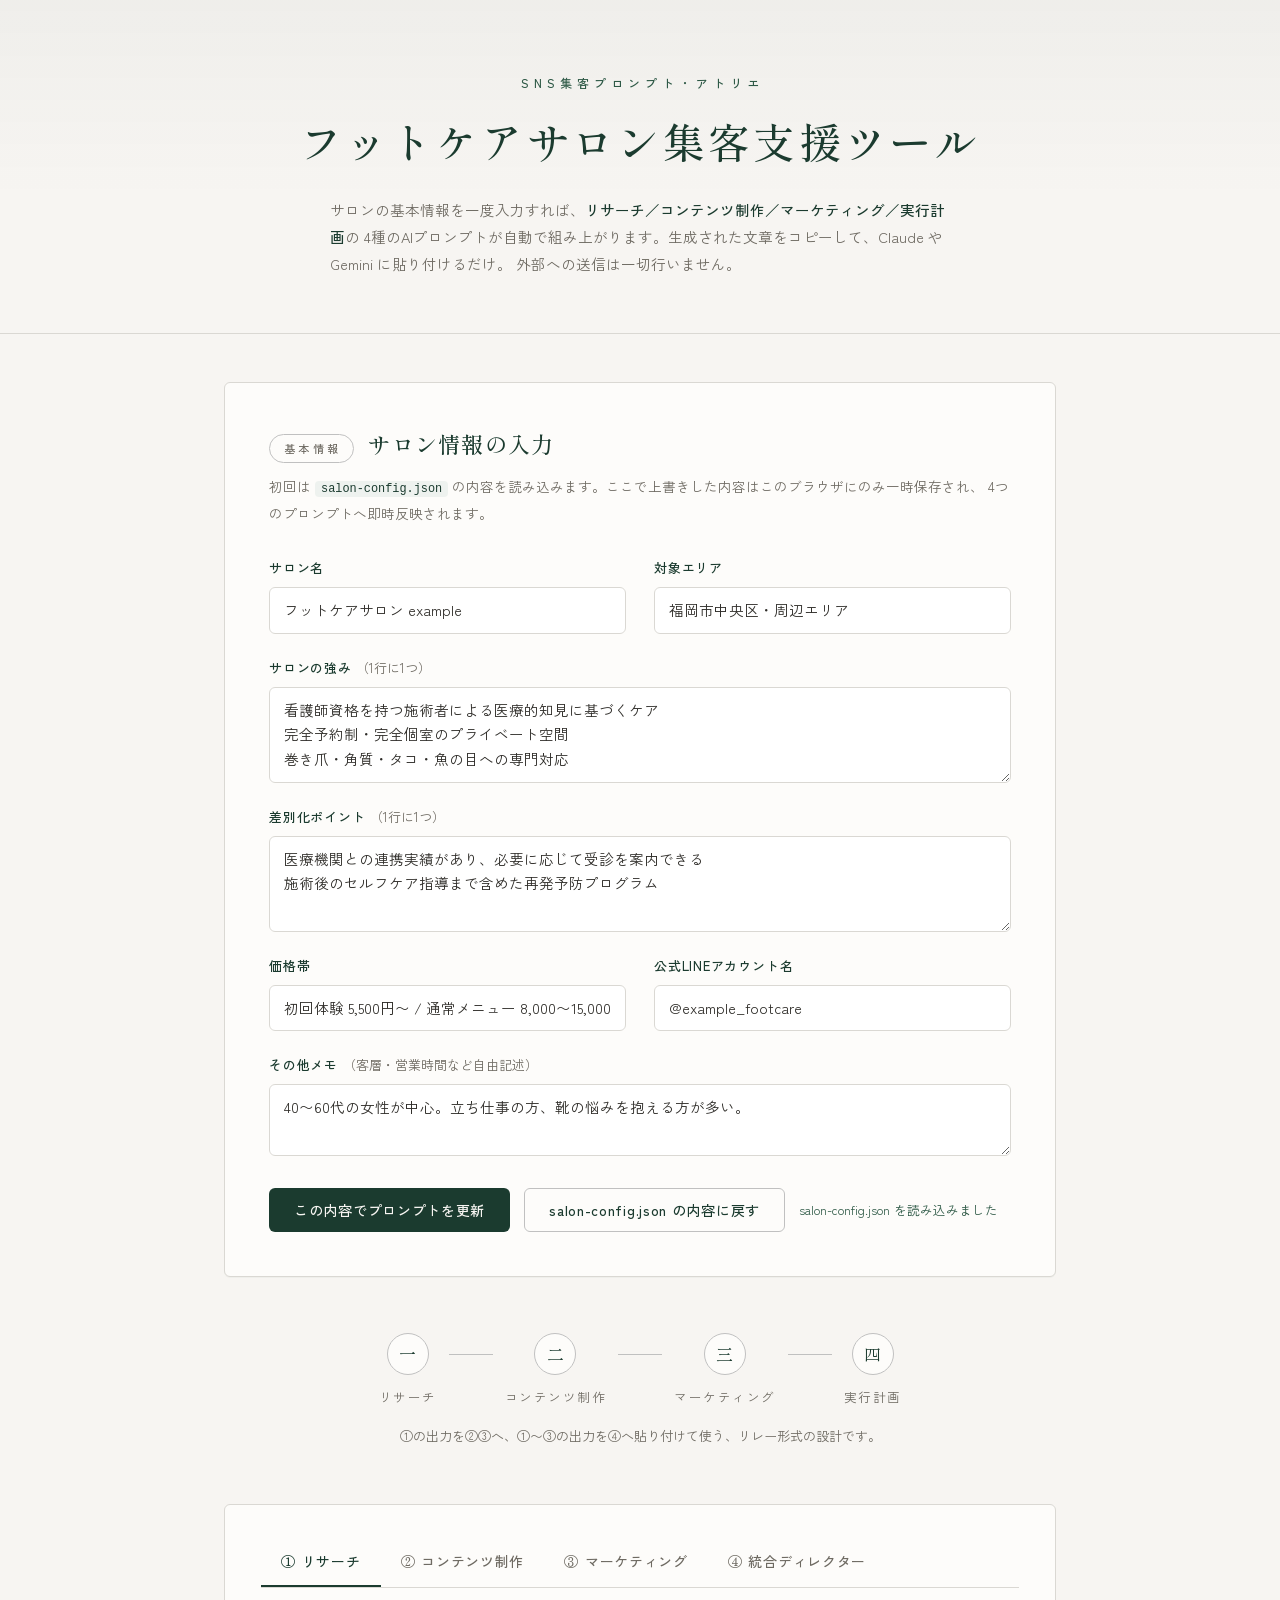
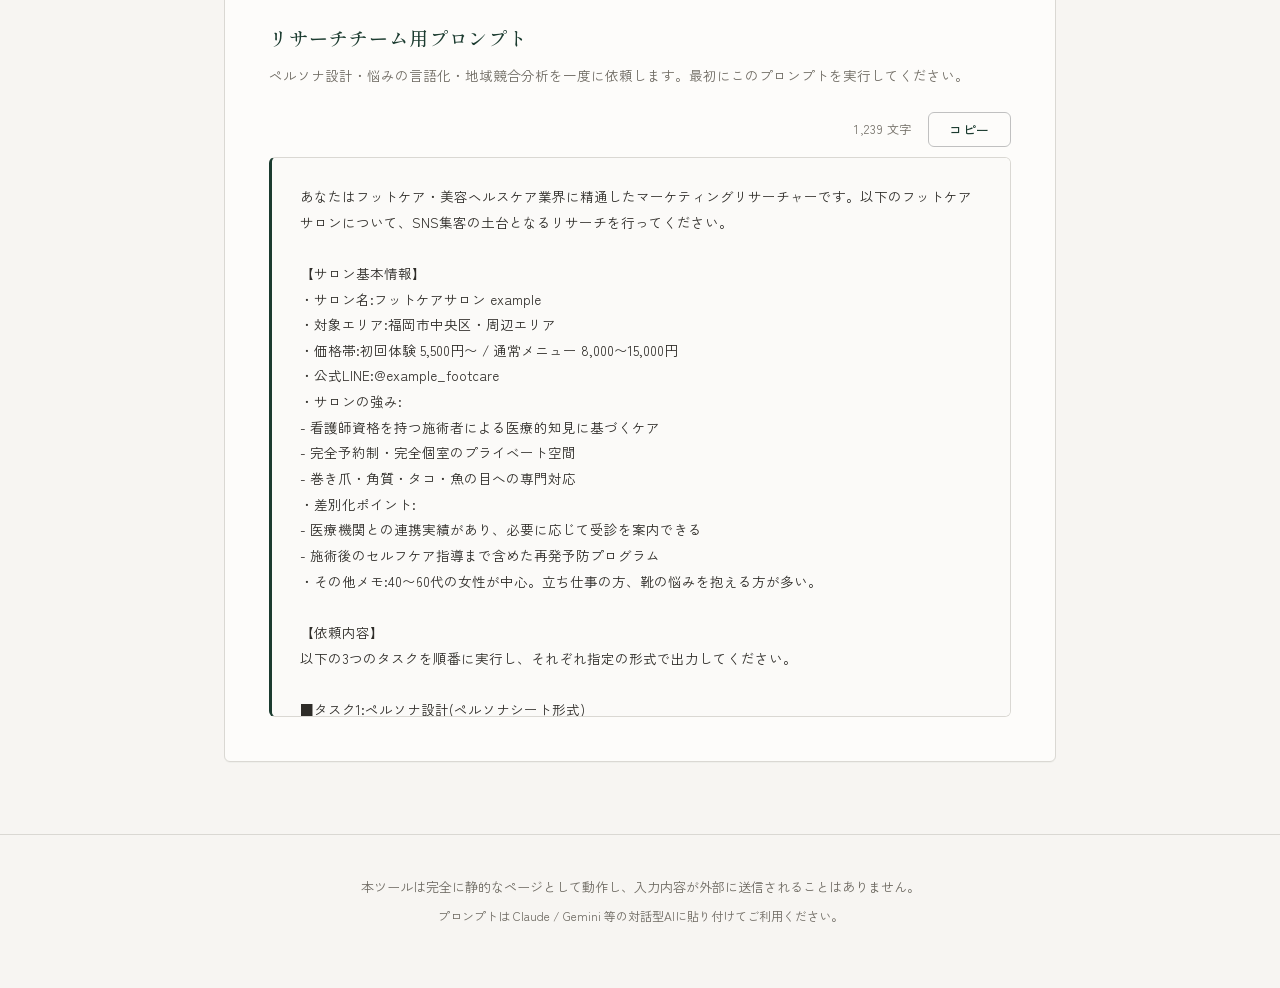
<file: index.html>
<!DOCTYPE html>
<html lang="ja">
<head>
<meta charset="UTF-8">
<meta name="viewport" content="width=device-width, initial-scale=1.0">
<title>フットケアサロン集客支援ツール｜AIプロンプト生成</title>
<meta name="description" content="サロン情報を入力するだけで、リサーチ・コンテンツ制作・マーケティング・実行計画の4種のAIプロンプトを生成する静的ツール。">
<link rel="preconnect" href="https://fonts.googleapis.com">
<link rel="preconnect" href="https://fonts.gstatic.com" crossorigin>
<link href="https://fonts.googleapis.com/css2?family=Shippori+Mincho:wght@400;500;600&family=Zen+Kaku+Gothic+New:wght@300;400;500;700&display=swap" rel="stylesheet">
<link rel="stylesheet" href="style.css">
</head>
<body>

<header class="site-header">
  <div class="container">
    <p class="eyebrow">SNS集客プロンプト・アトリエ</p>
    <h1 class="site-title">フットケアサロン<br class="sp-only">集客支援ツール</h1>
    <p class="site-lead">
      サロンの基本情報を一度入力すれば、<strong>リサーチ／コンテンツ制作／マーケティング／実行計画</strong>の
      4種のAIプロンプトが自動で組み上がります。生成された文章をコピーして、Claude や Gemini に貼り付けるだけ。
      外部への送信は一切行いません。
    </p>
  </div>
</header>

<main class="container">

  <!-- ===== サロン情報 ===== -->
  <section class="panel" id="config-panel" aria-labelledby="config-heading">
    <div class="panel-head">
      <h2 id="config-heading"><span class="head-num">基本情報</span>サロン情報の入力</h2>
      <p class="panel-note">
        初回は <code>salon-config.json</code> の内容を読み込みます。ここで上書きした内容はこのブラウザにのみ一時保存され、
        4つのプロンプトへ即時反映されます。
      </p>
    </div>

    <div class="form-grid">
      <div class="field">
        <label for="salonName">サロン名</label>
        <input type="text" id="salonName" placeholder="例：フットケアサロン ○○" autocomplete="off">
      </div>
      <div class="field">
        <label for="targetArea">対象エリア</label>
        <input type="text" id="targetArea" placeholder="例：福岡市中央区・周辺エリア" autocomplete="off">
      </div>
      <div class="field field-wide">
        <label for="strengths">サロンの強み <span class="hint">（1行に1つ）</span></label>
        <textarea id="strengths" rows="3" placeholder="例：看護師資格を持つ施術者による医療的知見に基づくケア"></textarea>
      </div>
      <div class="field field-wide">
        <label for="differentiators">差別化ポイント <span class="hint">（1行に1つ）</span></label>
        <textarea id="differentiators" rows="3" placeholder="例：医療機関との連携実績がある"></textarea>
      </div>
      <div class="field">
        <label for="priceRange">価格帯</label>
        <input type="text" id="priceRange" placeholder="例：初回体験 5,500円〜" autocomplete="off">
      </div>
      <div class="field">
        <label for="lineAccountName">公式LINEアカウント名</label>
        <input type="text" id="lineAccountName" placeholder="例：@example_footcare" autocomplete="off">
      </div>
      <div class="field field-wide">
        <label for="otherNotes">その他メモ <span class="hint">（客層・営業時間など自由記述）</span></label>
        <textarea id="otherNotes" rows="2" placeholder="例：40〜60代女性が中心。立ち仕事の方が多い。"></textarea>
      </div>
    </div>

    <div class="form-actions">
      <button type="button" class="btn btn-primary" id="apply-btn">この内容でプロンプトを更新</button>
      <button type="button" class="btn btn-ghost" id="reset-btn">salon-config.json の内容に戻す</button>
      <span class="save-status" id="save-status" role="status" aria-live="polite"></span>
    </div>
  </section>

  <!-- ===== ワークフロー ===== -->
  <section class="workflow" aria-label="活用の流れ">
    <ol class="workflow-steps">
      <li><span class="wf-num">一</span><span class="wf-label">リサーチ</span></li>
      <li><span class="wf-num">二</span><span class="wf-label">コンテンツ制作</span></li>
      <li><span class="wf-num">三</span><span class="wf-label">マーケティング</span></li>
      <li><span class="wf-num">四</span><span class="wf-label">実行計画</span></li>
    </ol>
    <p class="workflow-note">①の出力を②③へ、①〜③の出力を④へ貼り付けて使う、リレー形式の設計です。</p>
  </section>

  <!-- ===== タブ ===== -->
  <section class="panel" aria-label="プロンプト生成">
    <div class="tabs" role="tablist" aria-label="プロンプトの種類">
      <button class="tab is-active" role="tab" aria-selected="true" aria-controls="tab-research" id="tabbtn-research" data-tab="research">
        <span class="tab-num">①</span>リサーチ
      </button>
      <button class="tab" role="tab" aria-selected="false" aria-controls="tab-content" id="tabbtn-content" data-tab="content" tabindex="-1">
        <span class="tab-num">②</span>コンテンツ制作
      </button>
      <button class="tab" role="tab" aria-selected="false" aria-controls="tab-marketing" id="tabbtn-marketing" data-tab="marketing" tabindex="-1">
        <span class="tab-num">③</span>マーケティング
      </button>
      <button class="tab" role="tab" aria-selected="false" aria-controls="tab-director" id="tabbtn-director" data-tab="director" tabindex="-1">
        <span class="tab-num">④</span>統合ディレクター
      </button>
    </div>

    <div class="tab-panel is-active" role="tabpanel" id="tab-research" aria-labelledby="tabbtn-research">
      <div class="prompt-card">
        <div class="prompt-head">
          <h3>リサーチチーム用プロンプト</h3>
          <p>ペルソナ設計・悩みの言語化・地域競合分析を一度に依頼します。最初にこのプロンプトを実行してください。</p>
        </div>
        <div class="prompt-toolbar">
          <span class="char-count" data-count-for="research"></span>
          <button type="button" class="btn btn-copy" data-copy="research">コピー</button>
        </div>
        <pre class="prompt-body" id="prompt-research" tabindex="0"></pre>
      </div>
    </div>

    <div class="tab-panel" role="tabpanel" id="tab-content" aria-labelledby="tabbtn-content" hidden>
      <div class="prompt-card">
        <div class="prompt-head">
          <h3>コンテンツ制作チーム用プロンプト</h3>
          <p>①で得たペルソナ・差別化情報を前提に、Threads/note投稿案とリール構成案を週次カレンダー形式で生成します。①の回答は「④統合ディレクター」タブの入力欄に貼り付けると、ここへ自動反映されます。</p>
        </div>
        <div class="prompt-toolbar">
          <span class="char-count" data-count-for="content"></span>
          <button type="button" class="btn btn-copy" data-copy="content">コピー</button>
        </div>
        <pre class="prompt-body" id="prompt-content" tabindex="0"></pre>
      </div>
    </div>

    <div class="tab-panel" role="tabpanel" id="tab-marketing" aria-labelledby="tabbtn-marketing" hidden>
      <div class="prompt-card">
        <div class="prompt-head">
          <h3>マーケティングチーム用プロンプト</h3>
          <p>SNS→公式LINE→予約のファネル設計、特典設計、初回予約のハードルを下げる施策を立案させます。①の回答は「④統合ディレクター」タブの入力欄に貼り付けると、ここへ自動反映されます。</p>
        </div>
        <div class="prompt-toolbar">
          <span class="char-count" data-count-for="marketing"></span>
          <button type="button" class="btn btn-copy" data-copy="marketing">コピー</button>
        </div>
        <pre class="prompt-body" id="prompt-marketing" tabindex="0"></pre>
      </div>
    </div>

    <div class="tab-panel" role="tabpanel" id="tab-director" aria-labelledby="tabbtn-director" hidden>
      <div class="prompt-card">
        <div class="prompt-head">
          <h3>統合ディレクタープロンプト</h3>
          <p>①〜③をClaude/Geminiで実行して得た回答を、下の入力欄に貼り付けてください。プロンプト本文に自動的に反映されます(貼り付けは任意です)。</p>
        </div>

        <div class="paste-inputs">
          <p class="paste-inputs-label">STEP 1 ｜ ①②③の回答をここに貼り付けてください</p>
          <div class="paste-field">
            <label for="paste-research">①リサーチの回答 <span class="hint">(任意)</span></label>
            <textarea id="paste-research" rows="4" placeholder="①のプロンプトをAIで実行して得た回答をここに貼り付け"></textarea>
          </div>
          <div class="paste-field">
            <label for="paste-content">②コンテンツ制作の回答 <span class="hint">(任意)</span></label>
            <textarea id="paste-content" rows="4" placeholder="②のプロンプトをAIで実行して得た回答をここに貼り付け"></textarea>
          </div>
          <div class="paste-field">
            <label for="paste-marketing">③マーケティングの回答 <span class="hint">(任意)</span></label>
            <textarea id="paste-marketing" rows="4" placeholder="③のプロンプトをAIで実行して得た回答をここに貼り付け"></textarea>
          </div>
        </div>

        <p class="paste-inputs-label step2-label">STEP 2 ｜ 下のプレビューが自動更新されます(この枠は編集不可・コピー専用)</p>
        <div class="prompt-toolbar">
          <span class="char-count" data-count-for="director"></span>
          <button type="button" class="btn btn-copy" data-copy="director">コピー</button>
        </div>
        <pre class="prompt-body" id="prompt-director" tabindex="0"></pre>
      </div>
    </div>
  </section>

</main>

<footer class="site-footer">
  <div class="container">
    <p>本ツールは完全に静的なページとして動作し、入力内容が外部に送信されることはありません。</p>
    <p class="footer-sub">プロンプトは Claude / Gemini 等の対話型AIに貼り付けてご利用ください。</p>
  </div>
</footer>

<div class="toast" id="toast" role="status" aria-live="polite"></div>

<script src="script.js"></script>
</body>
</html>
</file>
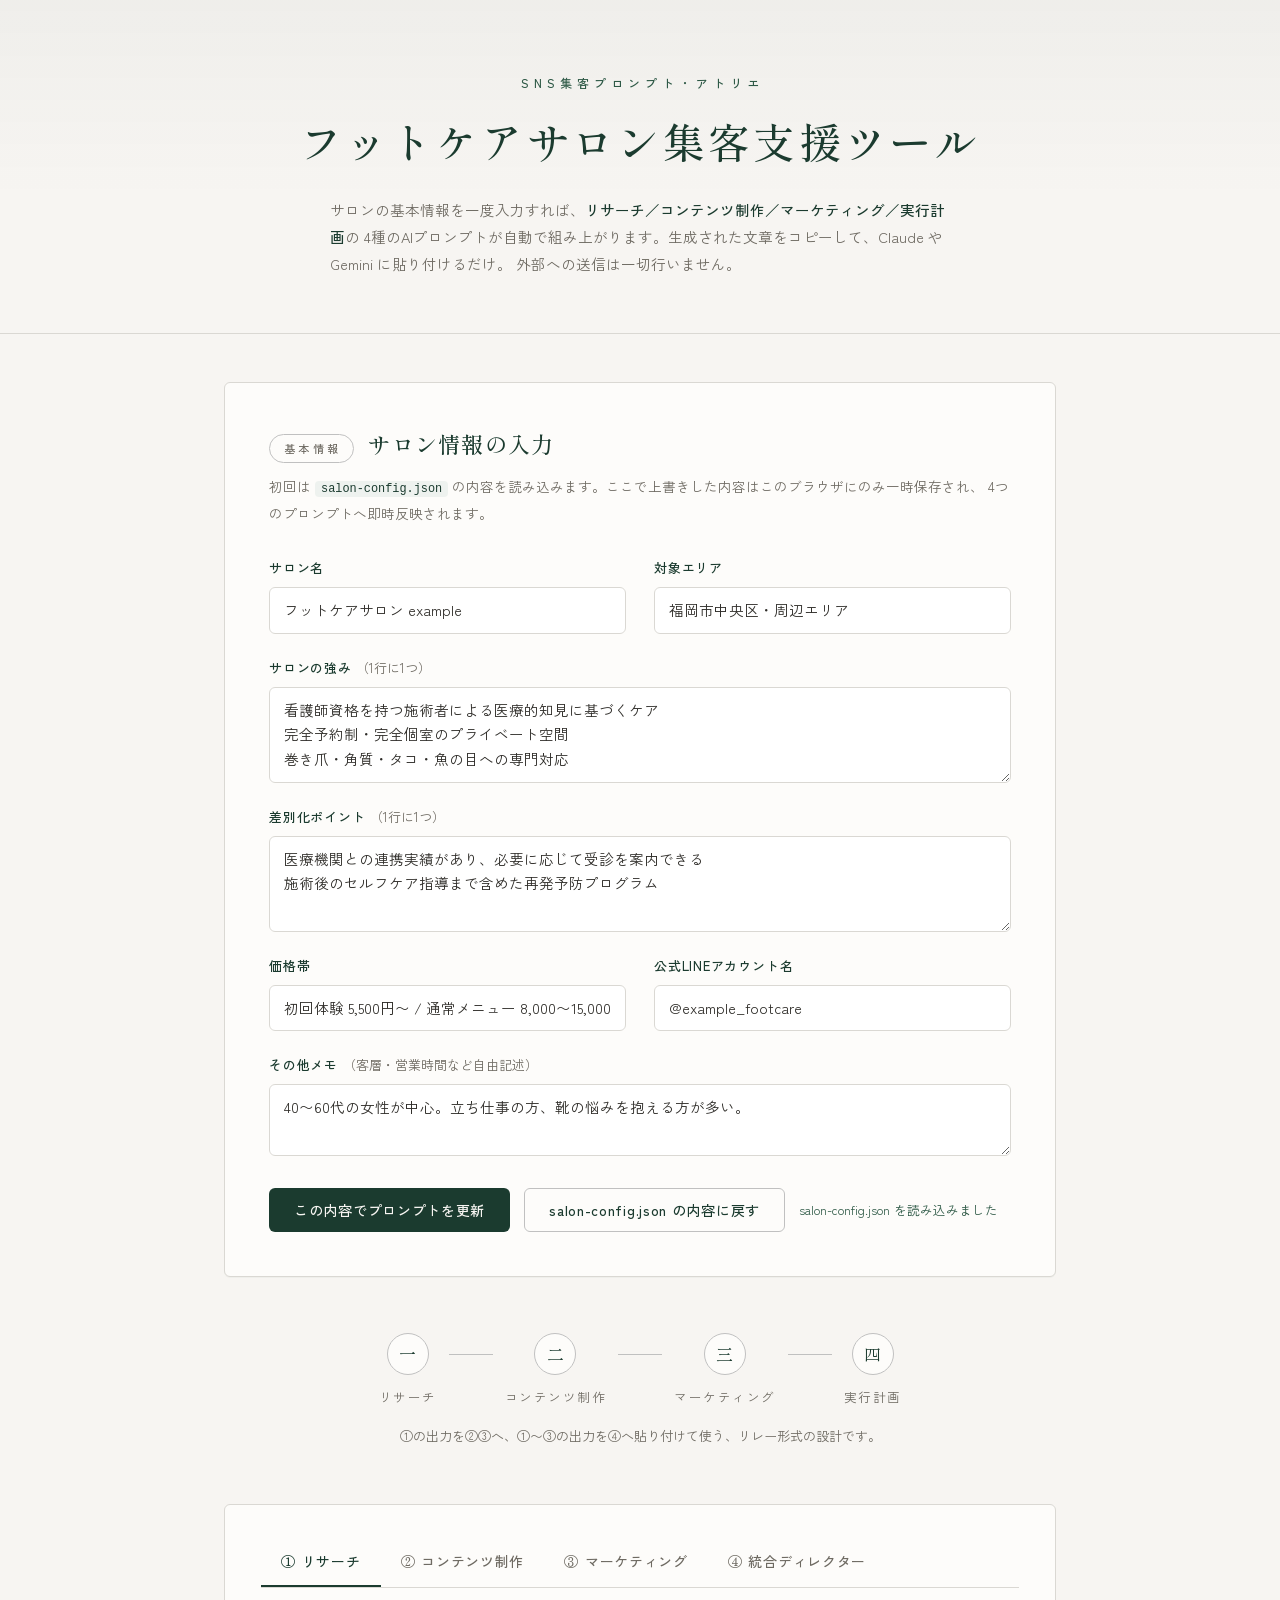
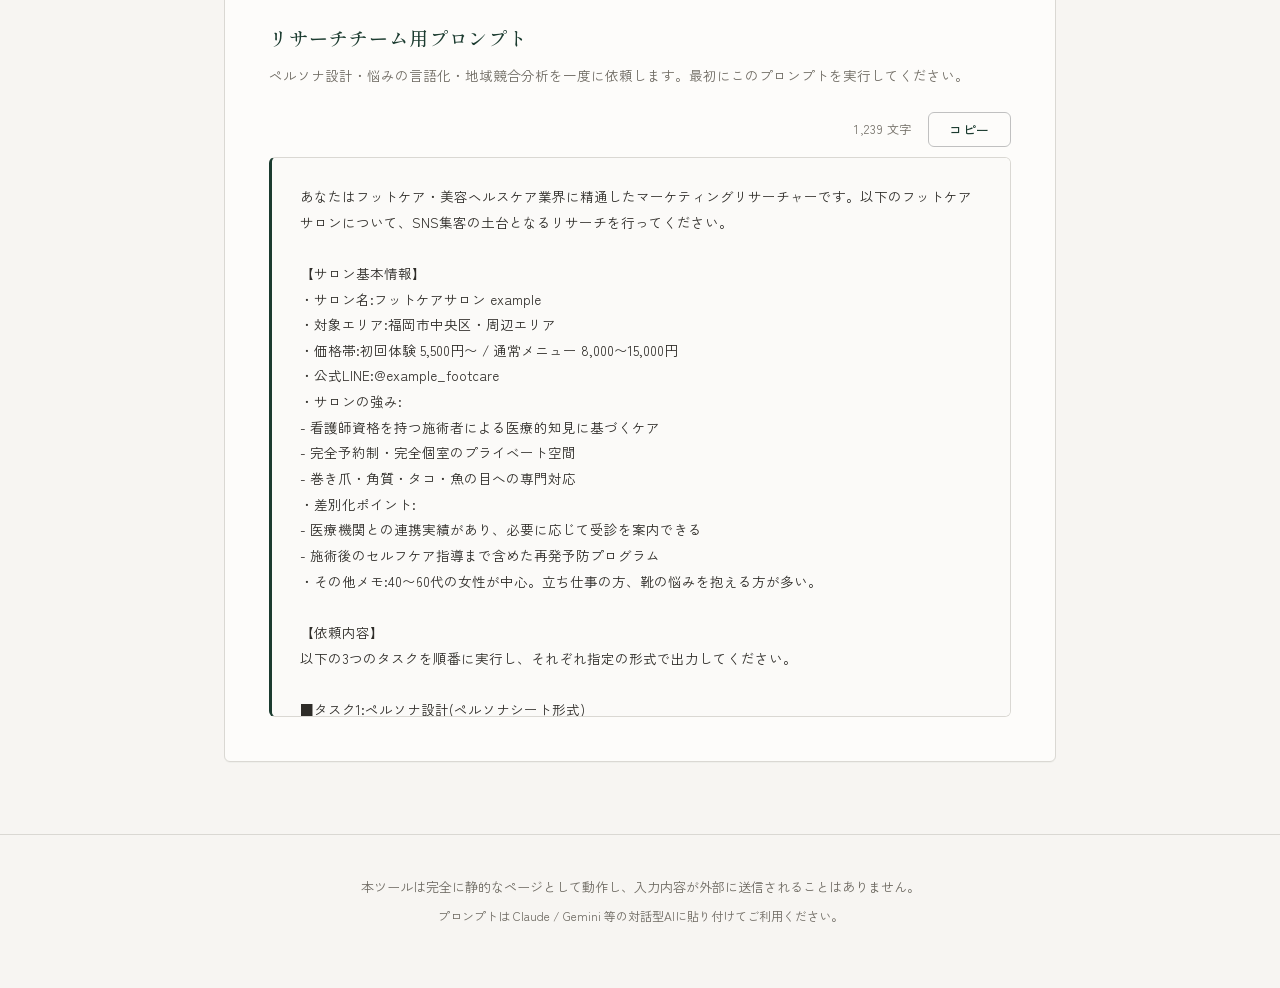
<file: footcare-salon-tool/index.html>
<!DOCTYPE html>
<html lang="ja">
<head>
<meta charset="UTF-8">
<meta name="viewport" content="width=device-width, initial-scale=1.0">
<title>フットケアサロン集客支援ツール｜AIプロンプト生成</title>
<meta name="description" content="サロン情報を入力するだけで、リサーチ・コンテンツ制作・マーケティング・実行計画の4種のAIプロンプトを生成する静的ツール。">
<link rel="preconnect" href="https://fonts.googleapis.com">
<link rel="preconnect" href="https://fonts.gstatic.com" crossorigin>
<link href="https://fonts.googleapis.com/css2?family=Shippori+Mincho:wght@400;500;600&family=Zen+Kaku+Gothic+New:wght@300;400;500;700&display=swap" rel="stylesheet">
<link rel="stylesheet" href="style.css">
</head>
<body>

<header class="site-header">
  <div class="container">
    <p class="eyebrow">SNS集客プロンプト・アトリエ</p>
    <h1 class="site-title">フットケアサロン<br class="sp-only">集客支援ツール</h1>
    <p class="site-lead">
      サロンの基本情報を一度入力すれば、<strong>リサーチ／コンテンツ制作／マーケティング／実行計画</strong>の
      4種のAIプロンプトが自動で組み上がります。生成された文章をコピーして、Claude や Gemini に貼り付けるだけ。
      外部への送信は一切行いません。
    </p>
  </div>
</header>

<main class="container">

  <!-- ===== サロン情報 ===== -->
  <section class="panel" id="config-panel" aria-labelledby="config-heading">
    <div class="panel-head">
      <h2 id="config-heading"><span class="head-num">基本情報</span>サロン情報の入力</h2>
      <p class="panel-note">
        初回は <code>salon-config.json</code> の内容を読み込みます。ここで上書きした内容はこのブラウザにのみ一時保存され、
        4つのプロンプトへ即時反映されます。
      </p>
    </div>

    <div class="form-grid">
      <div class="field">
        <label for="salonName">サロン名</label>
        <input type="text" id="salonName" placeholder="例：フットケアサロン ○○" autocomplete="off">
      </div>
      <div class="field">
        <label for="targetArea">対象エリア</label>
        <input type="text" id="targetArea" placeholder="例：福岡市中央区・周辺エリア" autocomplete="off">
      </div>
      <div class="field field-wide">
        <label for="strengths">サロンの強み <span class="hint">（1行に1つ）</span></label>
        <textarea id="strengths" rows="3" placeholder="例：看護師資格を持つ施術者による医療的知見に基づくケア"></textarea>
      </div>
      <div class="field field-wide">
        <label for="differentiators">差別化ポイント <span class="hint">（1行に1つ）</span></label>
        <textarea id="differentiators" rows="3" placeholder="例：医療機関との連携実績がある"></textarea>
      </div>
      <div class="field">
        <label for="priceRange">価格帯</label>
        <input type="text" id="priceRange" placeholder="例：初回体験 5,500円〜" autocomplete="off">
      </div>
      <div class="field">
        <label for="lineAccountName">公式LINEアカウント名</label>
        <input type="text" id="lineAccountName" placeholder="例：@example_footcare" autocomplete="off">
      </div>
      <div class="field field-wide">
        <label for="otherNotes">その他メモ <span class="hint">（客層・営業時間など自由記述）</span></label>
        <textarea id="otherNotes" rows="2" placeholder="例：40〜60代女性が中心。立ち仕事の方が多い。"></textarea>
      </div>
    </div>

    <div class="form-actions">
      <button type="button" class="btn btn-primary" id="apply-btn">この内容でプロンプトを更新</button>
      <button type="button" class="btn btn-ghost" id="reset-btn">salon-config.json の内容に戻す</button>
      <span class="save-status" id="save-status" role="status" aria-live="polite"></span>
    </div>
  </section>

  <!-- ===== ワークフロー ===== -->
  <section class="workflow" aria-label="活用の流れ">
    <ol class="workflow-steps">
      <li><span class="wf-num">一</span><span class="wf-label">リサーチ</span></li>
      <li><span class="wf-num">二</span><span class="wf-label">コンテンツ制作</span></li>
      <li><span class="wf-num">三</span><span class="wf-label">マーケティング</span></li>
      <li><span class="wf-num">四</span><span class="wf-label">実行計画</span></li>
    </ol>
    <p class="workflow-note">①の出力を②③へ、①〜③の出力を④へ貼り付けて使う、リレー形式の設計です。</p>
  </section>

  <!-- ===== タブ ===== -->
  <section class="panel" aria-label="プロンプト生成">
    <div class="tabs" role="tablist" aria-label="プロンプトの種類">
      <button class="tab is-active" role="tab" aria-selected="true" aria-controls="tab-research" id="tabbtn-research" data-tab="research">
        <span class="tab-num">①</span>リサーチ
      </button>
      <button class="tab" role="tab" aria-selected="false" aria-controls="tab-content" id="tabbtn-content" data-tab="content" tabindex="-1">
        <span class="tab-num">②</span>コンテンツ制作
      </button>
      <button class="tab" role="tab" aria-selected="false" aria-controls="tab-marketing" id="tabbtn-marketing" data-tab="marketing" tabindex="-1">
        <span class="tab-num">③</span>マーケティング
      </button>
      <button class="tab" role="tab" aria-selected="false" aria-controls="tab-director" id="tabbtn-director" data-tab="director" tabindex="-1">
        <span class="tab-num">④</span>統合ディレクター
      </button>
    </div>

    <div class="tab-panel is-active" role="tabpanel" id="tab-research" aria-labelledby="tabbtn-research">
      <div class="prompt-card">
        <div class="prompt-head">
          <h3>リサーチチーム用プロンプト</h3>
          <p>ペルソナ設計・悩みの言語化・地域競合分析を一度に依頼します。最初にこのプロンプトを実行してください。</p>
        </div>
        <div class="prompt-toolbar">
          <span class="char-count" data-count-for="research"></span>
          <button type="button" class="btn btn-copy" data-copy="research">コピー</button>
        </div>
        <pre class="prompt-body" id="prompt-research" tabindex="0"></pre>
      </div>
    </div>

    <div class="tab-panel" role="tabpanel" id="tab-content" aria-labelledby="tabbtn-content" hidden>
      <div class="prompt-card">
        <div class="prompt-head">
          <h3>コンテンツ制作チーム用プロンプト</h3>
          <p>①で得たペルソナ・差別化情報を前提に、Threads/note投稿案とリール構成案を週次カレンダー形式で生成します。①の回答は「④統合ディレクター」タブの入力欄に貼り付けると、ここへ自動反映されます。</p>
        </div>
        <div class="prompt-toolbar">
          <span class="char-count" data-count-for="content"></span>
          <button type="button" class="btn btn-copy" data-copy="content">コピー</button>
        </div>
        <pre class="prompt-body" id="prompt-content" tabindex="0"></pre>
      </div>
    </div>

    <div class="tab-panel" role="tabpanel" id="tab-marketing" aria-labelledby="tabbtn-marketing" hidden>
      <div class="prompt-card">
        <div class="prompt-head">
          <h3>マーケティングチーム用プロンプト</h3>
          <p>SNS→公式LINE→予約のファネル設計、特典設計、初回予約のハードルを下げる施策を立案させます。①の回答は「④統合ディレクター」タブの入力欄に貼り付けると、ここへ自動反映されます。</p>
        </div>
        <div class="prompt-toolbar">
          <span class="char-count" data-count-for="marketing"></span>
          <button type="button" class="btn btn-copy" data-copy="marketing">コピー</button>
        </div>
        <pre class="prompt-body" id="prompt-marketing" tabindex="0"></pre>
      </div>
    </div>

    <div class="tab-panel" role="tabpanel" id="tab-director" aria-labelledby="tabbtn-director" hidden>
      <div class="prompt-card">
        <div class="prompt-head">
          <h3>統合ディレクタープロンプト</h3>
          <p>①〜③をClaude/Geminiで実行して得た回答を、下の入力欄に貼り付けてください。プロンプト本文に自動的に反映されます(貼り付けは任意です)。</p>
        </div>

        <div class="paste-inputs">
          <div class="paste-field">
            <label for="paste-research">①リサーチの回答 <span class="hint">(任意)</span></label>
            <textarea id="paste-research" rows="4" placeholder="①のプロンプトをAIで実行して得た回答をここに貼り付け"></textarea>
          </div>
          <div class="paste-field">
            <label for="paste-content">②コンテンツ制作の回答 <span class="hint">(任意)</span></label>
            <textarea id="paste-content" rows="4" placeholder="②のプロンプトをAIで実行して得た回答をここに貼り付け"></textarea>
          </div>
          <div class="paste-field">
            <label for="paste-marketing">③マーケティングの回答 <span class="hint">(任意)</span></label>
            <textarea id="paste-marketing" rows="4" placeholder="③のプロンプトをAIで実行して得た回答をここに貼り付け"></textarea>
          </div>
        </div>

        <div class="prompt-toolbar">
          <span class="char-count" data-count-for="director"></span>
          <button type="button" class="btn btn-copy" data-copy="director">コピー</button>
        </div>
        <pre class="prompt-body" id="prompt-director" tabindex="0"></pre>
      </div>
    </div>
  </section>

</main>

<footer class="site-footer">
  <div class="container">
    <p>本ツールは完全に静的なページとして動作し、入力内容が外部に送信されることはありません。</p>
    <p class="footer-sub">プロンプトは Claude / Gemini 等の対話型AIに貼り付けてご利用ください。</p>
  </div>
</footer>

<div class="toast" id="toast" role="status" aria-live="polite"></div>

<script src="script.js"></script>
</body>
</html>
</file>
<file: style.css>
/* =========================================================
   フットケアサロン集客支援ツール
   Palette : off-white #F7F5F2 / silver #C0C0C0 / deep green #1B3B2F
   Type    : Shippori Mincho (display) / Zen Kaku Gothic New (body)
   ========================================================= */

:root {
  --bg:        #F7F5F2;
  --surface:   #FDFCFA;
  --ink:       #2E2C28;
  --ink-soft:  #6E6A62;
  --silver:    #C0C0C0;
  --silver-lt: #DAD8D3;
  --green:     #1B3B2F;
  --green-mid: #2E5946;
  --green-bg:  #EEF2EF;
  --radius:    6px;
  --font-mincho: "Shippori Mincho", "Hiragino Mincho ProN", "Yu Mincho", serif;
  --font-gothic: "Zen Kaku Gothic New", "Hiragino Kaku Gothic ProN", "Yu Gothic", sans-serif;
}

* { box-sizing: border-box; }

html { scroll-behavior: smooth; }

body {
  margin: 0;
  background: var(--bg);
  color: var(--ink);
  font-family: var(--font-gothic);
  font-weight: 400;
  line-height: 1.85;
  font-size: 15.5px;
  -webkit-font-smoothing: antialiased;
}

.container {
  max-width: 880px;
  margin: 0 auto;
  padding: 0 24px;
}

code {
  font-family: ui-monospace, "SFMono-Regular", Menlo, monospace;
  font-size: 0.88em;
  background: var(--green-bg);
  padding: 1px 6px;
  border-radius: 4px;
  color: var(--green);
}

/* ---------- header ---------- */

.site-header {
  padding: 72px 0 56px;
  border-bottom: 1px solid var(--silver-lt);
  background:
    linear-gradient(180deg, rgba(27,59,47,0.035), rgba(27,59,47,0) 60%),
    var(--bg);
  text-align: center;
}

.eyebrow {
  margin: 0 0 18px;
  font-size: 12px;
  letter-spacing: 0.42em;
  text-indent: 0.42em;
  color: var(--green-mid);
  font-weight: 500;
}

.site-title {
  margin: 0 0 26px;
  font-family: var(--font-mincho);
  font-weight: 500;
  font-size: clamp(28px, 5vw, 42px);
  letter-spacing: 0.08em;
  color: var(--green);
  line-height: 1.4;
}

.site-lead {
  max-width: 620px;
  margin: 0 auto;
  color: var(--ink-soft);
  font-size: 14.5px;
  text-align: left;
}
.site-lead strong { color: var(--green); font-weight: 500; }

.sp-only { display: none; }

/* ---------- panels ---------- */

.panel {
  background: var(--surface);
  border: 1px solid var(--silver-lt);
  border-radius: var(--radius);
  padding: 40px 44px 44px;
  margin: 48px 0;
  box-shadow: 0 1px 0 rgba(27,59,47,0.03);
}

.panel-head h2 {
  margin: 0 0 10px;
  font-family: var(--font-mincho);
  font-weight: 500;
  font-size: 22px;
  letter-spacing: 0.06em;
  color: var(--green);
  display: flex;
  align-items: baseline;
  gap: 14px;
}

.head-num {
  font-size: 11px;
  letter-spacing: 0.3em;
  color: var(--ink-soft);
  border: 1px solid var(--silver);
  border-radius: 999px;
  padding: 3px 12px 3px 14px;
  font-family: var(--font-gothic);
  white-space: nowrap;
}

.panel-note {
  margin: 0 0 30px;
  font-size: 13.5px;
  color: var(--ink-soft);
}

/* ---------- form ---------- */

.form-grid {
  display: grid;
  grid-template-columns: 1fr 1fr;
  gap: 22px 28px;
}

.field { display: flex; flex-direction: column; }
.field-wide { grid-column: 1 / -1; }

.field label {
  font-size: 13px;
  font-weight: 500;
  letter-spacing: 0.06em;
  color: var(--green);
  margin-bottom: 7px;
}
.field .hint { font-weight: 400; color: var(--ink-soft); letter-spacing: 0; }

.field input,
.field textarea {
  font-family: var(--font-gothic);
  font-size: 14.5px;
  color: var(--ink);
  background: #fff;
  border: 1px solid var(--silver-lt);
  border-radius: var(--radius);
  padding: 10px 14px;
  line-height: 1.7;
  transition: border-color 0.15s, box-shadow 0.15s;
}
.field textarea { resize: vertical; }

.field input:focus,
.field textarea:focus {
  outline: none;
  border-color: var(--green-mid);
  box-shadow: 0 0 0 3px rgba(46,89,70,0.12);
}

.form-actions {
  margin-top: 32px;
  display: flex;
  align-items: center;
  flex-wrap: wrap;
  gap: 14px;
}

.save-status {
  font-size: 12.5px;
  color: var(--green-mid);
}

/* ---------- buttons ---------- */

.btn {
  font-family: var(--font-gothic);
  font-size: 14px;
  font-weight: 500;
  letter-spacing: 0.05em;
  border-radius: var(--radius);
  padding: 11px 24px;
  cursor: pointer;
  transition: background-color 0.15s, color 0.15s, border-color 0.15s;
  border: 1px solid transparent;
}
.btn:focus-visible {
  outline: 2px solid var(--green-mid);
  outline-offset: 2px;
}

.btn-primary {
  background: var(--green);
  color: #F7F5F2;
}
.btn-primary:hover { background: var(--green-mid); }

.btn-ghost {
  background: transparent;
  color: var(--green);
  border-color: var(--silver);
}
.btn-ghost:hover { border-color: var(--green-mid); background: var(--green-bg); }

.btn-copy {
  background: transparent;
  color: var(--green);
  border-color: var(--silver);
  padding: 7px 20px;
  font-size: 13px;
}
.btn-copy:hover { background: var(--green); color: #F7F5F2; border-color: var(--green); }
.btn-copy.is-copied { background: var(--green-mid); color: #F7F5F2; border-color: var(--green-mid); }

/* ---------- workflow ---------- */

.workflow {
  margin: 56px 0;
  text-align: center;
}

.workflow-steps {
  list-style: none;
  margin: 0 0 16px;
  padding: 0;
  display: flex;
  justify-content: center;
  align-items: flex-start;
}

.workflow-steps li {
  display: flex;
  flex-direction: column;
  align-items: center;
  gap: 10px;
  position: relative;
  padding: 0 34px;
}

/* silver connecting rule */
.workflow-steps li + li::before {
  content: "";
  position: absolute;
  left: -22px;
  top: 21px;
  width: 44px;
  height: 1px;
  background: var(--silver);
}

.wf-num {
  font-family: var(--font-mincho);
  font-size: 17px;
  color: var(--green);
  width: 42px;
  height: 42px;
  border: 1px solid var(--silver);
  border-radius: 50%;
  display: flex;
  align-items: center;
  justify-content: center;
  background: var(--surface);
}

.wf-label {
  font-size: 12.5px;
  letter-spacing: 0.12em;
  color: var(--ink-soft);
}

.workflow-note {
  margin: 0;
  font-size: 13px;
  color: var(--ink-soft);
}

/* ---------- tabs ---------- */

.tabs {
  display: flex;
  border-bottom: 1px solid var(--silver-lt);
  margin: -8px -8px 32px;
  overflow-x: auto;
}

.tab {
  appearance: none;
  background: none;
  border: none;
  border-bottom: 2px solid transparent;
  font-family: var(--font-gothic);
  font-size: 14px;
  font-weight: 500;
  letter-spacing: 0.05em;
  color: var(--ink-soft);
  padding: 14px 20px;
  cursor: pointer;
  white-space: nowrap;
  transition: color 0.15s, border-color 0.15s;
}
.tab:hover { color: var(--green); }
.tab:focus-visible { outline: 2px solid var(--green-mid); outline-offset: -2px; }

.tab.is-active {
  color: var(--green);
  border-bottom-color: var(--green);
}

.tab-num {
  font-family: var(--font-mincho);
  margin-right: 6px;
}

.tab-panel[hidden] { display: none; }

/* ---------- prompt card ---------- */

.prompt-head h3 {
  margin: 0 0 8px;
  font-family: var(--font-mincho);
  font-weight: 500;
  font-size: 19px;
  letter-spacing: 0.05em;
  color: var(--green);
}

.prompt-head p {
  margin: 0 0 24px;
  font-size: 13.5px;
  color: var(--ink-soft);
}

.paste-inputs-label {
  margin: 0 0 14px;
  font-size: 12px;
  font-weight: 700;
  letter-spacing: 0.08em;
  color: var(--green);
}

.step2-label {
  margin: 0 0 14px;
  color: var(--ink-soft);
  font-weight: 500;
}

.paste-inputs {
  display: grid;
  gap: 16px;
  margin-bottom: 28px;
  padding: 22px 24px;
  background: var(--green-bg);
  border: 1px solid var(--silver-lt);
  border-radius: var(--radius);
}

.paste-field { display: flex; flex-direction: column; }

.paste-field label {
  font-size: 12.5px;
  font-weight: 500;
  letter-spacing: 0.05em;
  color: var(--green);
  margin-bottom: 6px;
}
.paste-field .hint { font-weight: 400; color: var(--ink-soft); }

.paste-field textarea {
  font-family: var(--font-gothic);
  font-size: 13.5px;
  color: var(--ink);
  background: #fff;
  border: 1px solid var(--silver-lt);
  border-radius: var(--radius);
  padding: 10px 14px;
  line-height: 1.7;
  resize: vertical;
  transition: border-color 0.15s, box-shadow 0.15s;
}
.paste-field textarea:focus {
  outline: none;
  border-color: var(--green-mid);
  box-shadow: 0 0 0 3px rgba(46,89,70,0.12);
}

.prompt-toolbar {
  display: flex;
  justify-content: flex-end;
  align-items: center;
  gap: 16px;
  margin-bottom: 10px;
}

.char-count {
  font-size: 12px;
  color: var(--ink-soft);
  letter-spacing: 0.05em;
}

.prompt-body {
  margin: 0;
  background: #FBFAF8;
  border: 1px solid var(--silver-lt);
  border-left: 3px solid var(--green);
  border-radius: var(--radius);
  padding: 26px 28px;
  font-family: var(--font-gothic);
  font-size: 13.5px;
  line-height: 1.9;
  color: var(--ink);
  white-space: pre-wrap;
  word-break: break-word;
  max-height: 560px;
  overflow-y: auto;
  cursor: default;
  user-select: text;
}
.prompt-body:focus-visible {
  outline: 2px solid var(--green-mid);
  outline-offset: 2px;
}

/* ---------- footer ---------- */

.site-footer {
  border-top: 1px solid var(--silver-lt);
  margin-top: 72px;
  padding: 40px 0 56px;
  text-align: center;
  color: var(--ink-soft);
  font-size: 13px;
}
.site-footer p { margin: 0 0 6px; }
.footer-sub { font-size: 12px; }

/* ---------- toast ---------- */

.toast {
  position: fixed;
  left: 50%;
  bottom: 32px;
  transform: translate(-50%, 16px);
  background: var(--green);
  color: #F7F5F2;
  font-size: 13.5px;
  letter-spacing: 0.05em;
  padding: 12px 28px;
  border-radius: 999px;
  opacity: 0;
  pointer-events: none;
  transition: opacity 0.25s, transform 0.25s;
}
.toast.is-visible {
  opacity: 1;
  transform: translate(-50%, 0);
}

/* ---------- responsive ---------- */

@media (max-width: 680px) {
  body { font-size: 15px; }
  .sp-only { display: inline; }

  .site-header { padding: 52px 0 40px; }
  .panel { padding: 28px 22px 32px; margin: 32px 0; }

  .form-grid { grid-template-columns: 1fr; gap: 18px; }

  .workflow-steps li { padding: 0 14px; }
  .workflow-steps li + li::before { left: -12px; width: 24px; }
  .wf-num { width: 36px; height: 36px; font-size: 15px; }
  .wf-label { font-size: 11px; }

  .prompt-body { padding: 20px 16px; font-size: 13px; }
  .form-actions { flex-direction: column; align-items: stretch; }
  .form-actions .btn { width: 100%; }
}

/* ---------- motion ---------- */

@media (prefers-reduced-motion: reduce) {
  html { scroll-behavior: auto; }
  * { transition: none !important; }
}
</file>
<file: footcare-salon-tool/style.css>
/* =========================================================
   フットケアサロン集客支援ツール
   Palette : off-white #F7F5F2 / silver #C0C0C0 / deep green #1B3B2F
   Type    : Shippori Mincho (display) / Zen Kaku Gothic New (body)
   ========================================================= */

:root {
  --bg:        #F7F5F2;
  --surface:   #FDFCFA;
  --ink:       #2E2C28;
  --ink-soft:  #6E6A62;
  --silver:    #C0C0C0;
  --silver-lt: #DAD8D3;
  --green:     #1B3B2F;
  --green-mid: #2E5946;
  --green-bg:  #EEF2EF;
  --radius:    6px;
  --font-mincho: "Shippori Mincho", "Hiragino Mincho ProN", "Yu Mincho", serif;
  --font-gothic: "Zen Kaku Gothic New", "Hiragino Kaku Gothic ProN", "Yu Gothic", sans-serif;
}

* { box-sizing: border-box; }

html { scroll-behavior: smooth; }

body {
  margin: 0;
  background: var(--bg);
  color: var(--ink);
  font-family: var(--font-gothic);
  font-weight: 400;
  line-height: 1.85;
  font-size: 15.5px;
  -webkit-font-smoothing: antialiased;
}

.container {
  max-width: 880px;
  margin: 0 auto;
  padding: 0 24px;
}

code {
  font-family: ui-monospace, "SFMono-Regular", Menlo, monospace;
  font-size: 0.88em;
  background: var(--green-bg);
  padding: 1px 6px;
  border-radius: 4px;
  color: var(--green);
}

/* ---------- header ---------- */

.site-header {
  padding: 72px 0 56px;
  border-bottom: 1px solid var(--silver-lt);
  background:
    linear-gradient(180deg, rgba(27,59,47,0.035), rgba(27,59,47,0) 60%),
    var(--bg);
  text-align: center;
}

.eyebrow {
  margin: 0 0 18px;
  font-size: 12px;
  letter-spacing: 0.42em;
  text-indent: 0.42em;
  color: var(--green-mid);
  font-weight: 500;
}

.site-title {
  margin: 0 0 26px;
  font-family: var(--font-mincho);
  font-weight: 500;
  font-size: clamp(28px, 5vw, 42px);
  letter-spacing: 0.08em;
  color: var(--green);
  line-height: 1.4;
}

.site-lead {
  max-width: 620px;
  margin: 0 auto;
  color: var(--ink-soft);
  font-size: 14.5px;
  text-align: left;
}
.site-lead strong { color: var(--green); font-weight: 500; }

.sp-only { display: none; }

/* ---------- panels ---------- */

.panel {
  background: var(--surface);
  border: 1px solid var(--silver-lt);
  border-radius: var(--radius);
  padding: 40px 44px 44px;
  margin: 48px 0;
  box-shadow: 0 1px 0 rgba(27,59,47,0.03);
}

.panel-head h2 {
  margin: 0 0 10px;
  font-family: var(--font-mincho);
  font-weight: 500;
  font-size: 22px;
  letter-spacing: 0.06em;
  color: var(--green);
  display: flex;
  align-items: baseline;
  gap: 14px;
}

.head-num {
  font-size: 11px;
  letter-spacing: 0.3em;
  color: var(--ink-soft);
  border: 1px solid var(--silver);
  border-radius: 999px;
  padding: 3px 12px 3px 14px;
  font-family: var(--font-gothic);
  white-space: nowrap;
}

.panel-note {
  margin: 0 0 30px;
  font-size: 13.5px;
  color: var(--ink-soft);
}

/* ---------- form ---------- */

.form-grid {
  display: grid;
  grid-template-columns: 1fr 1fr;
  gap: 22px 28px;
}

.field { display: flex; flex-direction: column; }
.field-wide { grid-column: 1 / -1; }

.field label {
  font-size: 13px;
  font-weight: 500;
  letter-spacing: 0.06em;
  color: var(--green);
  margin-bottom: 7px;
}
.field .hint { font-weight: 400; color: var(--ink-soft); letter-spacing: 0; }

.field input,
.field textarea {
  font-family: var(--font-gothic);
  font-size: 14.5px;
  color: var(--ink);
  background: #fff;
  border: 1px solid var(--silver-lt);
  border-radius: var(--radius);
  padding: 10px 14px;
  line-height: 1.7;
  transition: border-color 0.15s, box-shadow 0.15s;
}
.field textarea { resize: vertical; }

.field input:focus,
.field textarea:focus {
  outline: none;
  border-color: var(--green-mid);
  box-shadow: 0 0 0 3px rgba(46,89,70,0.12);
}

.form-actions {
  margin-top: 32px;
  display: flex;
  align-items: center;
  flex-wrap: wrap;
  gap: 14px;
}

.save-status {
  font-size: 12.5px;
  color: var(--green-mid);
}

/* ---------- buttons ---------- */

.btn {
  font-family: var(--font-gothic);
  font-size: 14px;
  font-weight: 500;
  letter-spacing: 0.05em;
  border-radius: var(--radius);
  padding: 11px 24px;
  cursor: pointer;
  transition: background-color 0.15s, color 0.15s, border-color 0.15s;
  border: 1px solid transparent;
}
.btn:focus-visible {
  outline: 2px solid var(--green-mid);
  outline-offset: 2px;
}

.btn-primary {
  background: var(--green);
  color: #F7F5F2;
}
.btn-primary:hover { background: var(--green-mid); }

.btn-ghost {
  background: transparent;
  color: var(--green);
  border-color: var(--silver);
}
.btn-ghost:hover { border-color: var(--green-mid); background: var(--green-bg); }

.btn-copy {
  background: transparent;
  color: var(--green);
  border-color: var(--silver);
  padding: 7px 20px;
  font-size: 13px;
}
.btn-copy:hover { background: var(--green); color: #F7F5F2; border-color: var(--green); }
.btn-copy.is-copied { background: var(--green-mid); color: #F7F5F2; border-color: var(--green-mid); }

/* ---------- workflow ---------- */

.workflow {
  margin: 56px 0;
  text-align: center;
}

.workflow-steps {
  list-style: none;
  margin: 0 0 16px;
  padding: 0;
  display: flex;
  justify-content: center;
  align-items: flex-start;
}

.workflow-steps li {
  display: flex;
  flex-direction: column;
  align-items: center;
  gap: 10px;
  position: relative;
  padding: 0 34px;
}

/* silver connecting rule */
.workflow-steps li + li::before {
  content: "";
  position: absolute;
  left: -22px;
  top: 21px;
  width: 44px;
  height: 1px;
  background: var(--silver);
}

.wf-num {
  font-family: var(--font-mincho);
  font-size: 17px;
  color: var(--green);
  width: 42px;
  height: 42px;
  border: 1px solid var(--silver);
  border-radius: 50%;
  display: flex;
  align-items: center;
  justify-content: center;
  background: var(--surface);
}

.wf-label {
  font-size: 12.5px;
  letter-spacing: 0.12em;
  color: var(--ink-soft);
}

.workflow-note {
  margin: 0;
  font-size: 13px;
  color: var(--ink-soft);
}

/* ---------- tabs ---------- */

.tabs {
  display: flex;
  border-bottom: 1px solid var(--silver-lt);
  margin: -8px -8px 32px;
  overflow-x: auto;
}

.tab {
  appearance: none;
  background: none;
  border: none;
  border-bottom: 2px solid transparent;
  font-family: var(--font-gothic);
  font-size: 14px;
  font-weight: 500;
  letter-spacing: 0.05em;
  color: var(--ink-soft);
  padding: 14px 20px;
  cursor: pointer;
  white-space: nowrap;
  transition: color 0.15s, border-color 0.15s;
}
.tab:hover { color: var(--green); }
.tab:focus-visible { outline: 2px solid var(--green-mid); outline-offset: -2px; }

.tab.is-active {
  color: var(--green);
  border-bottom-color: var(--green);
}

.tab-num {
  font-family: var(--font-mincho);
  margin-right: 6px;
}

.tab-panel[hidden] { display: none; }

/* ---------- prompt card ---------- */

.prompt-head h3 {
  margin: 0 0 8px;
  font-family: var(--font-mincho);
  font-weight: 500;
  font-size: 19px;
  letter-spacing: 0.05em;
  color: var(--green);
}

.prompt-head p {
  margin: 0 0 24px;
  font-size: 13.5px;
  color: var(--ink-soft);
}

.paste-inputs {
  display: grid;
  gap: 16px;
  margin-bottom: 28px;
  padding: 22px 24px;
  background: var(--green-bg);
  border: 1px solid var(--silver-lt);
  border-radius: var(--radius);
}

.paste-field { display: flex; flex-direction: column; }

.paste-field label {
  font-size: 12.5px;
  font-weight: 500;
  letter-spacing: 0.05em;
  color: var(--green);
  margin-bottom: 6px;
}
.paste-field .hint { font-weight: 400; color: var(--ink-soft); }

.paste-field textarea {
  font-family: var(--font-gothic);
  font-size: 13.5px;
  color: var(--ink);
  background: #fff;
  border: 1px solid var(--silver-lt);
  border-radius: var(--radius);
  padding: 10px 14px;
  line-height: 1.7;
  resize: vertical;
  transition: border-color 0.15s, box-shadow 0.15s;
}
.paste-field textarea:focus {
  outline: none;
  border-color: var(--green-mid);
  box-shadow: 0 0 0 3px rgba(46,89,70,0.12);
}

.prompt-toolbar {
  display: flex;
  justify-content: flex-end;
  align-items: center;
  gap: 16px;
  margin-bottom: 10px;
}

.char-count {
  font-size: 12px;
  color: var(--ink-soft);
  letter-spacing: 0.05em;
}

.prompt-body {
  margin: 0;
  background: #FBFAF8;
  border: 1px solid var(--silver-lt);
  border-left: 3px solid var(--green);
  border-radius: var(--radius);
  padding: 26px 28px;
  font-family: var(--font-gothic);
  font-size: 13.5px;
  line-height: 1.9;
  color: var(--ink);
  white-space: pre-wrap;
  word-break: break-word;
  max-height: 560px;
  overflow-y: auto;
}
.prompt-body:focus-visible {
  outline: 2px solid var(--green-mid);
  outline-offset: 2px;
}

/* ---------- footer ---------- */

.site-footer {
  border-top: 1px solid var(--silver-lt);
  margin-top: 72px;
  padding: 40px 0 56px;
  text-align: center;
  color: var(--ink-soft);
  font-size: 13px;
}
.site-footer p { margin: 0 0 6px; }
.footer-sub { font-size: 12px; }

/* ---------- toast ---------- */

.toast {
  position: fixed;
  left: 50%;
  bottom: 32px;
  transform: translate(-50%, 16px);
  background: var(--green);
  color: #F7F5F2;
  font-size: 13.5px;
  letter-spacing: 0.05em;
  padding: 12px 28px;
  border-radius: 999px;
  opacity: 0;
  pointer-events: none;
  transition: opacity 0.25s, transform 0.25s;
}
.toast.is-visible {
  opacity: 1;
  transform: translate(-50%, 0);
}

/* ---------- responsive ---------- */

@media (max-width: 680px) {
  body { font-size: 15px; }
  .sp-only { display: inline; }

  .site-header { padding: 52px 0 40px; }
  .panel { padding: 28px 22px 32px; margin: 32px 0; }

  .form-grid { grid-template-columns: 1fr; gap: 18px; }

  .workflow-steps li { padding: 0 14px; }
  .workflow-steps li + li::before { left: -12px; width: 24px; }
  .wf-num { width: 36px; height: 36px; font-size: 15px; }
  .wf-label { font-size: 11px; }

  .prompt-body { padding: 20px 16px; font-size: 13px; }
  .form-actions { flex-direction: column; align-items: stretch; }
  .form-actions .btn { width: 100%; }
}

/* ---------- motion ---------- */

@media (prefers-reduced-motion: reduce) {
  html { scroll-behavior: auto; }
  * { transition: none !important; }
}
</file>
